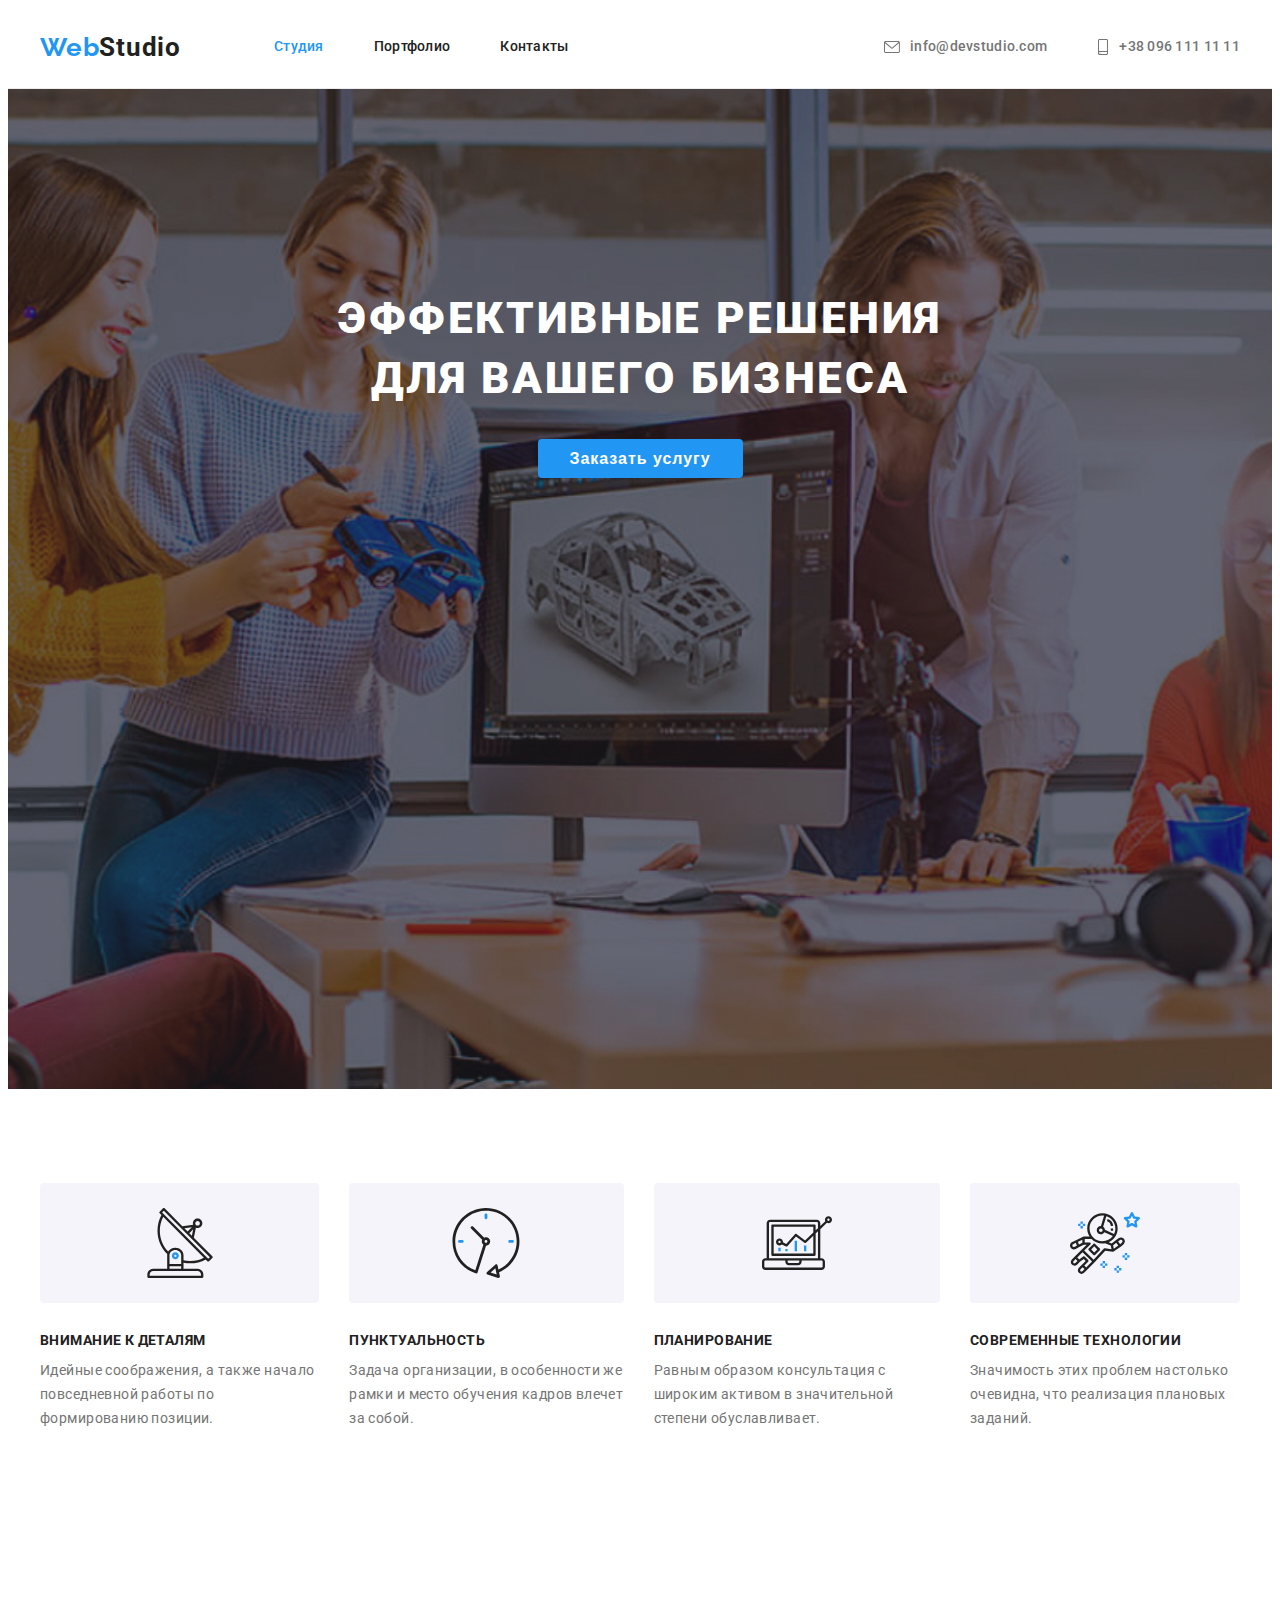
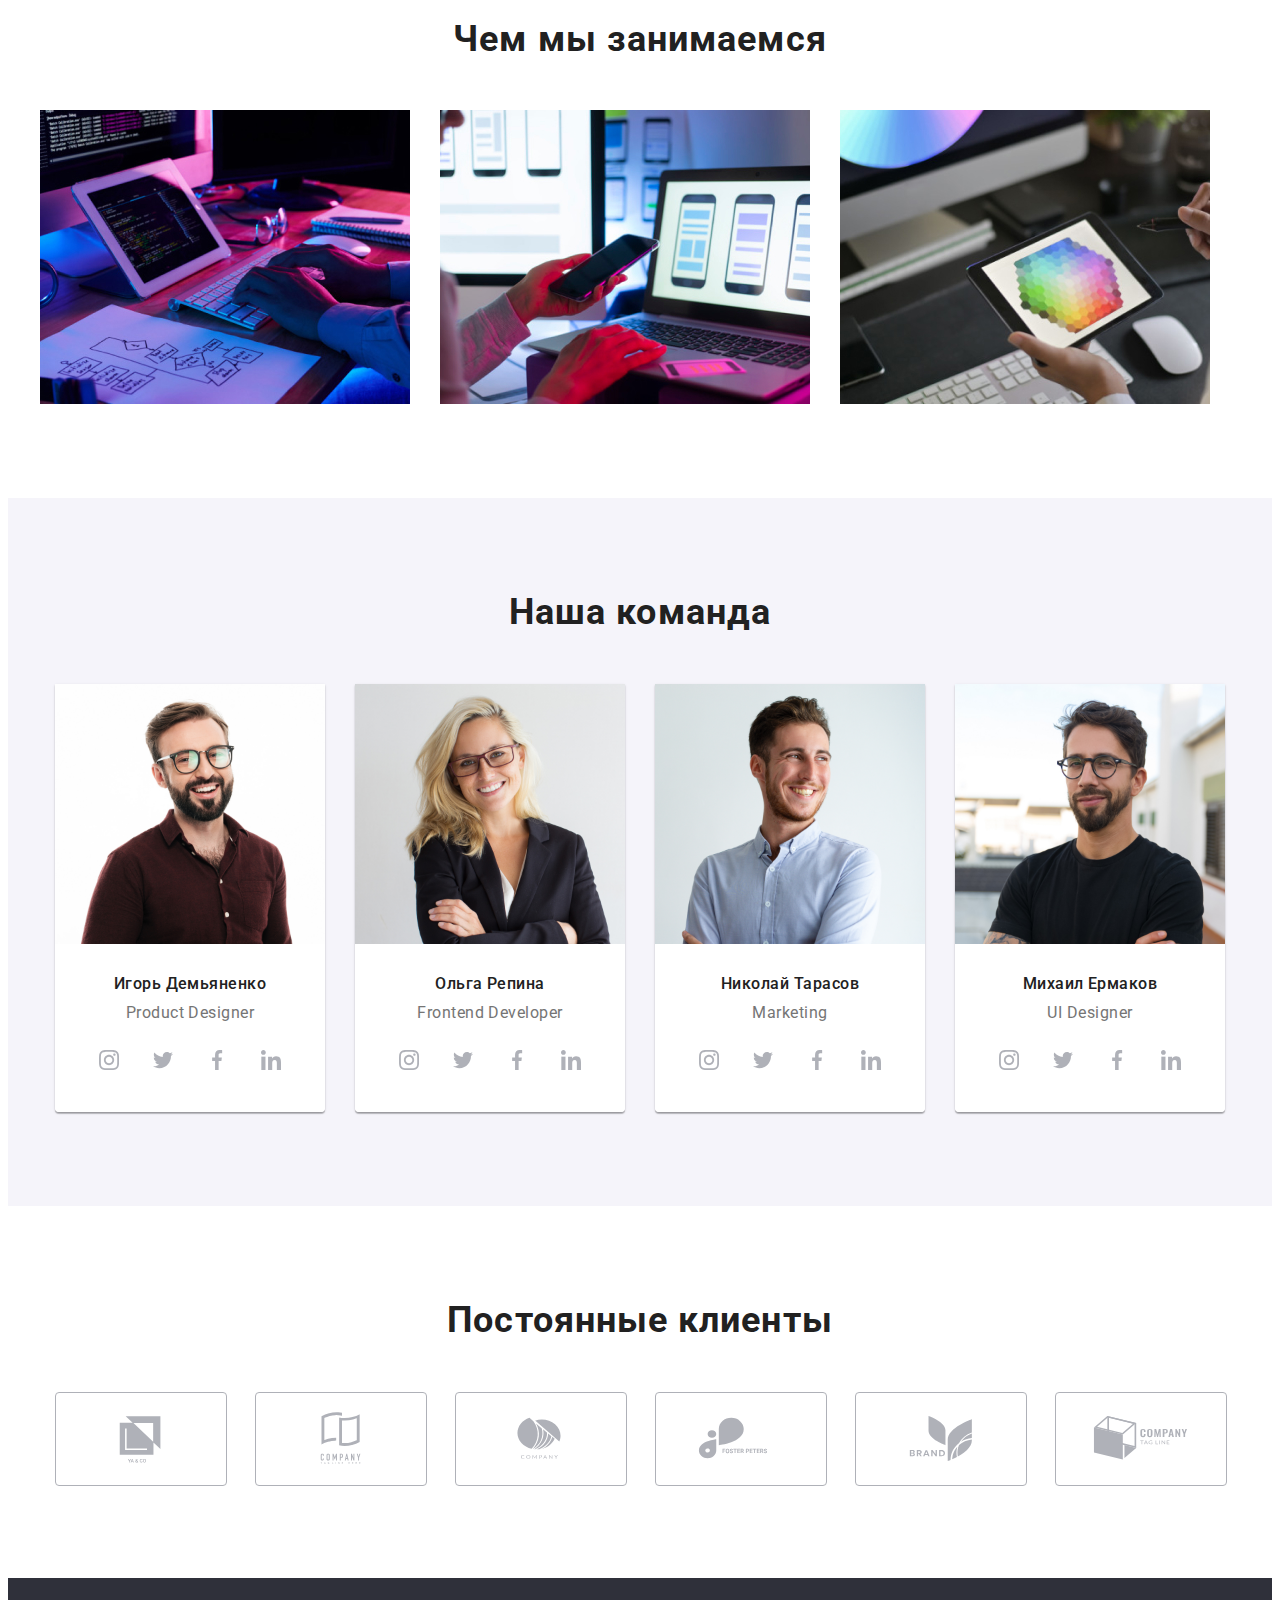
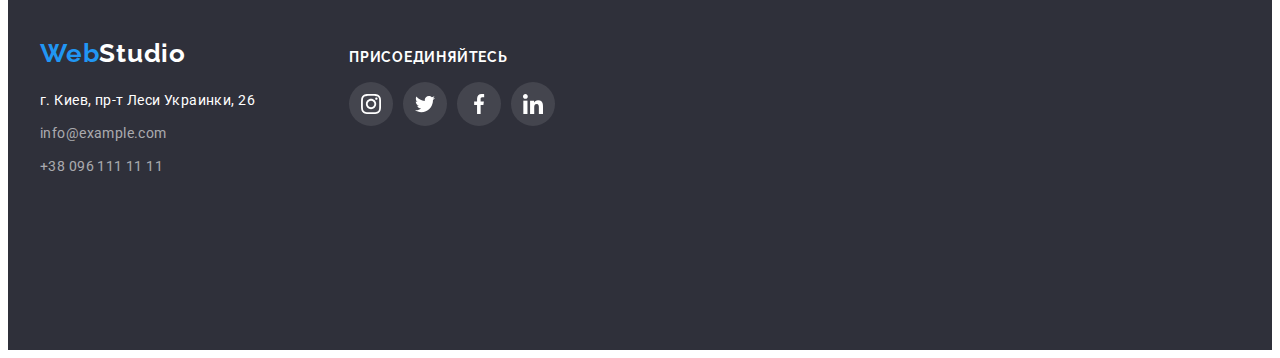
<file: index.html>
<!DOCTYPE html>
<html lang="ru">
<head>
    
    <meta charset="UTF-8">
    <meta http-equiv="X-UA-Compatible" content="IE=edge">
    <meta name="viewport" content="width=device-width, initial-scale=1.0">
    <title>WebStudio</title>
    <link rel="preconnect" href="https://fonts.gstatic.com" />
    <link rel="preconnect" href="https://fonts.gstatic.com">
    <link href="https://fonts.googleapis.com/css2?family=Raleway:wght@700&family=Roboto:wght@400;500;700;900&display=swap" rel="stylesheet">
    <link rel="stylesheet" href="https://cdnjs.cloudflare.com/ajax/libs/modern-normalize/1.0.0/modern-normalize.css"
        integrity="sha512-Zx6MlUMKSVJoQ+83OwhdILe8cSEsCzfqThJd7J/VA2UrK6Ctj85p+xzqfyuNXE5B1k25uUdmJ2OzItbBy9GHAQ=="
        crossorigin="anonymous" />
    <link rel="stylesheet" href="./css/styles.css" />
</head>
<body>
    
    <header class="page-header">
        <div class="conteiner">
            <nav class="nav">
                <a href class="web"><span class="logo">Web</span>Studio</a>
                <ul class="menu">
                    <li class="menu-item"><a class="menu-link current" href="">Студия</a></li>
                    <li class="menu-item"><a class="menu-link" href="./portfolio.html">Портфолио</a></li>
                    <li class="menu-item"><a class="menu-link" href="#contacts">Контакты</a></li>
                </ul>
            </nav>
            <!-- <div class="contacts-list"> -->
                <ul class="contacts"> 
                    <li class="contacts-item">
                    <a class="contacts-link" href="mailto:info@devstudio.com">  
                        <svg class="contact-svg envelope" widht="12" height="16">
                        <use href="./images/icon/sprite-1111.svg#icon-envelope"></use>
                    </svg>info@devstudio.com
                    </a></li>
                    <li class="contacts-item"><a class="contacts-link" href="tel:+380961111111">
                    <svg class="contact-svg smartphone">
                        <use href="./images/icon/sprite-1111.svg#icon-smartphone"></use>
                    </svg>
                    +38 096 111 11 11</a></li>
                </ul>
            <!-- </div> -->
        </div>
    </header>
    <main>
        <div class="header">
        <section class="hero">
            <div class="conteiner">
                <h1 class="page-title">Эффективные решения для вашего бизнеса</h1>
                <button class="button" type="button">Заказать услугу</button>   
             </div>
        </section>
    </div>
    <!-- Advantage -->
        <section class="section">
            <div class="conteiner">
                <ul class="advantage">
                    <li class="advantage-item">
                        <div class="avantage-title">
                            <svg class="advantage-icon">
                                <use href="./images/icon/sprite-1111.svg#icon-antenna-1-2-1"></use>
                            </svg>
                        </div>
                        <h2 class="section-title">Внимание к деталям</h2>
                        <p class="title-lable">Идейные соображения, а также начало повседневной работы по формированию позиции.</p></li>
                    <li class="advantage-item">
                        <div class="avantage-title">
                            <svg class="advantage-icon">
                                <use href="./images/icon/sprite-1111.svg#icon-clock-1-1-1"></use>
                            </svg>
                        </div>
                        <h2 class="section-title">Пунктуальность</h2>
                        <p class="title-lable">Задача организации, в особенности же рамки и место обучения кадров влечет за собой.</p></li>
                    <li class="advantage-item">
                        <div class="avantage-title">
                        <svg class="advantage-icon">
                            <use href="./images/icon/sprite-1111.svg#icon-diagram-1-2-1"></use>
                        </svg>
                        </div>
                        <h2 class="section-title">Планирование</h2>
                        <p class="title-lable">Равным образом консультация с широким активом в значительной степени обуславливает.</p></li>
                    <li class="advantage-item">
                        <div class="avantage-title">
                        <svg class="advantage-icon">
                            <use href="./images/icon/sprite-1111.svg#icon-astronaut-1-2-1"></use>
                        </svg>
                        </div>
                        <h2 class="section-title">Современные технологии</h2>
                        <p class="title-lable">Значимость этих проблем настолько очевидна, что реализация плановых заданий.</p>
                    </li>
                </ul>
            </div>
        </section>
        <!-- Section: Our working -->
        <section class="section">
            <div class="conteiner">
                <h2 class="title-item">Чем мы занимаемся</h3>
                <ul class="title-list">
                    <li class="work-item"><img src="./images/working/img-1.jpg" width="370" height="294" alt="Написание кода"></li>
                    <li class="work-item"><img src="./images/working/img-2.jpg" width="370" height="294" alt="Мобильные приложения"></li>
                    <li class="work-item"><img src="./images/working/img-3.jpg" width="370" height="294" alt="Дизайн"></li>
                </ul>
            </div>
        </section>
        <!-- Section: Team -->
        <section class="section team">
            <div class="conteiner">
                <h2 class="title-item">Наша команда</h3>
                <ul class="team-list">
                    <li class="team-item">
                        <img src="./images/photo/img1.jpg " width="270" height="260" alt="Игорь Демьяненко">
                        <div class="team-info">
                            <h3 class="title-name">Игорь Демьяненко</h4>
                            <p lang="en" class="title-proff">Product Designer</p>
                        <ul class="social-icons">
                            <li class="social-icons-item">
                                <a href="" class="sociai-icons-link" target="_blank" rel="noopener norefferer">
                                <svg class="social-icons-svg">
                                    <use href="./images/icon/sprite.svg#icon-instagram"></use>
                                </svg>
                                </a>
                            </li>
                            <li class="social-icons-item">
                                <a href="" class="sociai-icons-link" target="_blank" rel="noopener norefferer">
                                <svg class="social-icons-svg">
                                    <use href="./images/icon/sprite.svg#icon-twitter"></use>
                                </svg>
                                </a>
                            </li>
                            <li class="social-icons-item">
                                <a href="" class="sociai-icons-link" target="_blank" rel="noopener norefferer">
                                <svg class="social-icons-svg">
                                    <use href="./images/icon/sprite.svg#icon-facebook" widht="10px" height="20px"></use>
                                </svg>
                                </a>
                            </li>
                            <li class="social-icons-item">
                                <a href="" class="sociai-icons-link" target="_blank" rel="noopener norefferer">
                                <svg class="social-icons-svg">
                                    <use href="./images/icon/sprite.svg#icon-linkedin"></use>
                                </svg>
                                </a>
                            </li>
                        </ul>
                        </div>
                        
                    </li>
                    <li class="team-item">
                        <img src="./images/photo/img2.jpg" width="270" height="260" alt="Ольга Репина">
                        <div class="team-info">
                            <h3 class="title-name">Ольга Репина</h4>                        
                            <p lang="en" class="title-proff">Frontend Developer</p>
                        <ul class="social-icons">
                            <li class="social-icons-item">
                                <a href="" class="sociai-icons-link" target="_blank" rel="noopener norefferer">
                                    <svg class="social-icons-svg">
                                        <use href="./images/icon/sprite.svg#icon-instagram"></use>
                                    </svg>
                                </a>
                            </li>
                            <li class="social-icons-item">
                                <a href="" class="sociai-icons-link" target="_blank" rel="noopener norefferer">
                                    <svg class="social-icons-svg">
                                        <use href="./images/icon/sprite.svg#icon-twitter"></use>
                                    </svg>
                                </a>
                            </li>
                            <li class="social-icons-item">
                                <a href="" class="sociai-icons-link" target="_blank" rel="noopener norefferer">
                                    <svg class="social-icons-svg">
                                        <use href="./images/icon/sprite.svg#icon-facebook" widht="10px" height="20px"></use>
                                    </svg>
                                </a>
                            </li>
                            <li class="social-icons-item">
                                <a href="" class="sociai-icons-link" target="_blank" rel="noopener norefferer">
                                    <svg class="social-icons-svg">
                                        <use href="./images/icon/sprite.svg#icon-linkedin"></use>
                                    </svg>
                                </a>
                            </li>
                        </ul>                
            </div>
                        
                    </li>
                    <li class="team-item">
                        <img src="./images/photo/img3.jpg" width="270" height="260" alt="Николай Тарасов">
                        <div class="team-info">
                            <h3 class="title-name">Николай Тарасов</h4>
                            <p lang="en" class="title-proff">Marketing</p>
                        <ul class="social-icons">
                            <li class="social-icons-item">
                                <a href="" class="sociai-icons-link" target="_blank" rel="noopener norefferer">
                                    <svg class="social-icons-svg">
                                        <use href="./images/icon/sprite.svg#icon-instagram"></use>
                                    </svg>
                                </a>
                            </li>
                            <li class="social-icons-item">
                                <a href="" class="sociai-icons-link" target="_blank" rel="noopener norefferer">
                                    <svg class="social-icons-svg">
                                        <use href="./images/icon/sprite.svg#icon-twitter"></use>
                                    </svg>
                                </a>
                            </li>
                            <li class="social-icons-item">
                                <a href="" class="sociai-icons-link" target="_blank" rel="noopener norefferer">
                                    <svg class="social-icons-svg">
                                        <use href="./images/icon/sprite.svg#icon-facebook" widht="10px" height="20px"></use>
                                    </svg>
                                </a>
                            </li>
                            <li class="social-icons-item">
                                <a href="" class="sociai-icons-link" target="_blank" rel="noopener norefferer">
                                    <svg class="social-icons-svg">
                                        <use href="./images/icon/sprite.svg#icon-linkedin"></use>
                                    </svg>
                                </a>
                            </li>
                        </ul>
                    </div>
                        
                    </li>
                    <li class="team-item">
                        <img src="./images/photo/img4.jpg" width="270" height="260" alt="Михаил Ермаков">
                        <div class="team-info">
                            <h3 class="title-name"> Михаил Ермаков</h4>
                            <p lang="en" class="title-proff">UI Designer</p>
                        <ul class="social-icons">
                            <li class="social-icons-item">
                                <a href="" class="sociai-icons-link" target="_blank" rel="noopener norefferer">
                                    <svg class="social-icons-svg">
                                        <use href="./images/icon/sprite.svg#icon-instagram"></use>
                                    </svg>
                                </a>
                            </li>
                            <li class="social-icons-item">
                                <a href="" class="sociai-icons-link" target="_blank" rel="noopener norefferer">
                                    <svg class="social-icons-svg">
                                        <use href="./images/icon/sprite.svg#icon-twitter"></use>
                                    </svg>
                                </a>
                            </li>
                            <li class="social-icons-item">
                                <a href="" class="sociai-icons-link" target="_blank" rel="noopener norefferer">
                                    <svg class="social-icons-svg">
                                        <use href="./images/icon/sprite.svg#icon-facebook" widht="10px" height="20px"></use>
                                    </svg>
                                </a>
                            </li>
                            <li class="social-icons-item">
                                <a href="" class="sociai-icons-link" target="_blank" rel="noopener norefferer">
                                    <svg class="social-icons-svg">
                                        <use href="./images/icon/sprite.svg#icon-linkedin"></use>
                                    </svg>
                                </a>
                            </li>
                        </ul>
                    </div>
                        
                    </li>
                </ul>
            </div>
        </section>
        <section class="section">
           <div class="conteiner">
                <h2 class="title-item">Постоянные клиенты</h3>
                    <ul class="clients-list">
                        <li class="clients-icon">
                            <a href="" class="clients-link">
                                <svg class="clients-link-svg">
                                    <use href="./images/icon/sprite-1111.svg#icon-Logo-6"></use>
                                </svg>
                            </a>
                        </li>
                        <li class="clients-icon">
                            <a href="" class="clients-link" target="_blank" rel="noopener norefferer">
                                <svg class="clients-link-svg">
                                    <use href="./images/icon/sprite-1111.svg#icon-Logo-4"></use>
                                </svg>
                            </a>
                        </li>
                        <li class="clients-icon">
                            <a href="" class="clients-link link"  target="_blank" rel="noopener norefferer">
                                <svg class="clients-link-svg">
                                    <use href="./images/icon/sprite-1111.svg#icon-Logo-3"></use>
                                </svg>
                            </a>
                        </li>
                        <li class="clients-icon">
                            <a href="" class="clients-link" target="_blank" rel="noopener norefferer">
                                <svg class="clients-link-svg">
                                    <use href="./images/icon/sprite-1111.svg#icon-Logo-2"></use>
                                </svg>
                            </a>
                        </li>
                        <li class="clients-icon">
                            <a href="" class="clients-link" target="_blank" rel="noopener norefferer">
                                <svg class="clients-link-svg">
                                    <use href="./images/icon/sprite-1111.svg#icon-Logo-1"></use>
                                </svg>
                            </a>
                        </li>
                        <li class="clients-icon">
                            
                            <a href="" class="clients-link" target="_blank" rel="noopener norefferer">
                                <svg class="clients-link-svg" widht="170" height="92">
                                    <use href="./images/icon/sprite-1111.svg#icon-Logo-7"></use>
                                </svg>
                            </a>
                        
                        </li>
                    </ul>
            </div>
       
    </main>
    <footer class="footer">
        <div class="conteiner">
            <div class="footer-contact"><a href class="web "><span class="logo">Web</span>Studio</a>
                <ul class="footer-li">
                    <li class="footer-item-adress"><a class="link-footer"  href="https://goo.gl/maps/ci2ouD6LQuMiTAiMA" target="_blank" rel="noopener norefferer" >г. Киев, пр-т Леси Украинки, 26</a></li>
                    <li class="footer-item"><a class="link-footer" href="mailto:info@example.com">info@example.com</a></li>
                    <li class="footer-item"><a class="link-footer" href="tel:+380961111111">+38 096 111 11 11</a></li>
                </ul>
            </div>
            <div class="social-footer">
                <h2 class="social-title">Присоединяйтесь</h2>
                <ul class="social-icons">
                    <li class="social-icons-item">
                        <a href="" class="sociai-icons-link" target="_blank" rel="noopener norefferer">
                            <svg class="footer-icons-svg">
                                <use href="./images/icon/sprite.svg#icon-instagram"></use>
                            </svg>
                        </a>
                    </li>
                    <li class="social-icons-item">
                        <a href="" class="sociai-icons-link" target="_blank" rel="noopener norefferer">
                            <svg class="footer-icons-svg">
                                <use href="./images/icon/sprite.svg#icon-twitter"></use>
                            </svg>
                        </a>
                    </li>
                    <li class="social-icons-item">
                        <a href="" class="sociai-icons-link" target="_blank" rel="noopener norefferer">
                            <svg class="footer-icons-svg">
                                <use href="./images/icon/sprite.svg#icon-facebook" widht="10px" height="20px"></use>
                            </svg>
                        </a>
                    </li>
                    <li class="social-icons-item">
                        <a href="" class="sociai-icons-link" target="_blank" rel="noopener norefferer">
                            <svg class="footer-icons-svg">
                                <use href="./images/icon/sprite.svg#icon-linkedin"></use>
                            </svg>
                        </a>
                    </li>
                </ul>
            </div>
        </div>
    </footer>
</body>
</html>
</file>
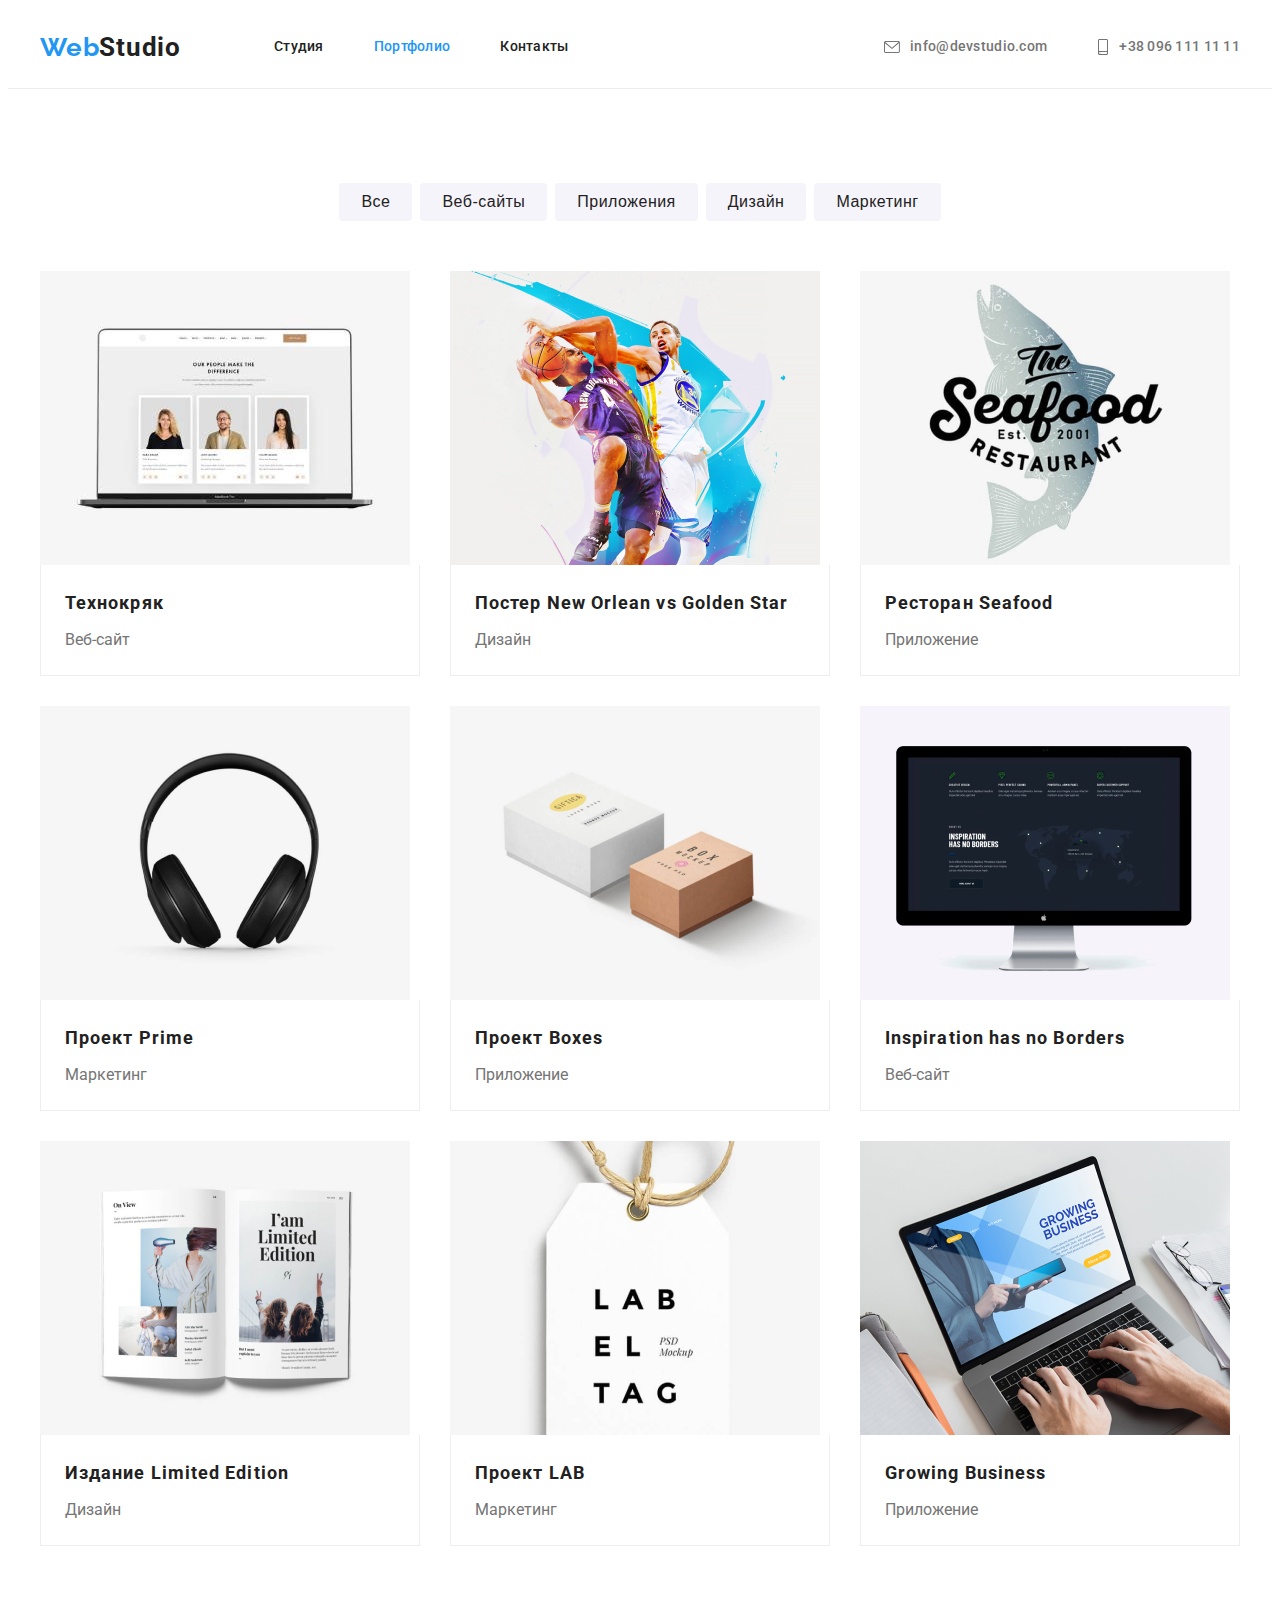
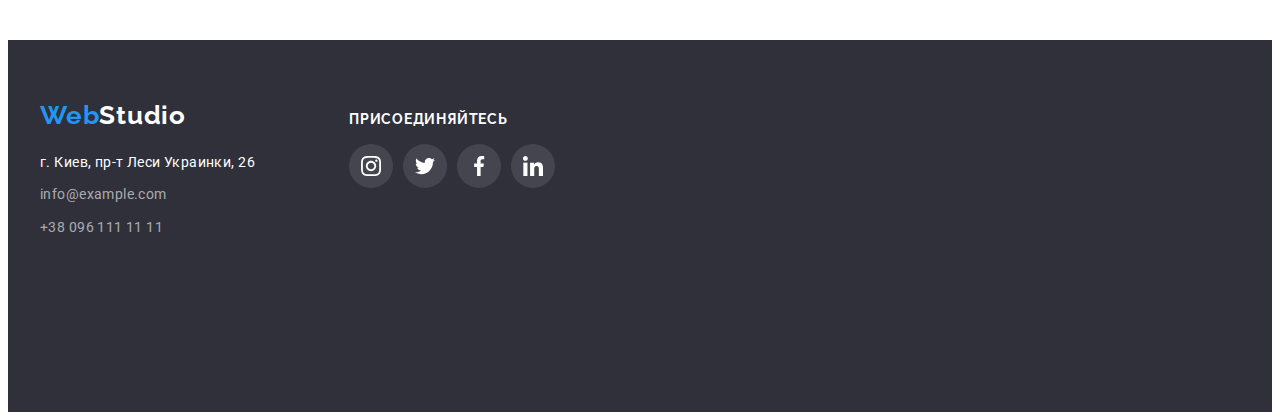
<file: portfolio.html>
<!DOCTYPE html>
<html lang="ru">

<head>

    <meta charset="UTF-8">
    <meta http-equiv="X-UA-Compatible" content="IE=edge">
    <meta name="viewport" content="width=device-width, initial-scale=1.0">
    <title>WebStudio</title>
    <link rel="preconnect" href="https://fonts.gstatic.com" />
    <link rel="preconnect" href="https://fonts.gstatic.com">
    <link
        href="https://fonts.googleapis.com/css2?family=Raleway:wght@700&family=Roboto:wght@400;500;700;900&display=swap"
        rel="stylesheet">
    <link rel="stylesheet" href="https://cdnjs.cloudflare.com/ajax/libs/modern-normalize/1.0.0/modern-normalize.css"
        integrity="sha512-Zx6MlUMKSVJoQ+83OwhdILe8cSEsCzfqThJd7J/VA2UrK6Ctj85p+xzqfyuNXE5B1k25uUdmJ2OzItbBy9GHAQ=="
        crossorigin="anonymous" />
    <link rel="stylesheet" href="./css/styles.css" />
</head>
    <body>       
        <header class="page-header">
            <div class="conteiner">
                <nav class="nav">
                    <a href class="web"><span class="logo">Web</span>Studio</a>
                    <ul class="menu">
                        <li class="link menu-item"><a href="./index.html">Студия</a></li>
                        <li class="link menu-item"><a class="current" href="">Портфолио</a></li>
                        <li class="link menu-item"><a href="#contacts">Контакты</a></li> 
                    </ul>
                </nav>
                <!-- <div class="contacts-list"> -->
                <ul class="contacts">
                    <li class="contacts-item">
                        <a class="contacts-link" href="mailto:info@devstudio.com">
                            <svg class="contact-svg envelope" widht="12" height="16">
                                <use href="./images/icon/sprite-1111.svg#icon-envelope"></use>
                            </svg>info@devstudio.com
                        </a>
                    </li>
                    <li class="contacts-item"><a class="contacts-link" href="tel:+380961111111">
                            <svg class="contact-svg smartphone">
                                <use href="./images/icon/sprite-1111.svg#icon-smartphone"></use>
                            </svg>
                            +38 096 111 11 11</a></li>
                </ul>
                <!-- </div> -->
            </div>
        </header>
        <main>
            <section class="section">
                <div class="conteiner">               
                    <h1 class="visually-hidden">Эффективные решения для вашего бизнеса</h1>
                    <ul class="menu-portfolio">
                        <li class="item"><button class="btn-second-tab" type="btn-second-tab">Все</button></li>
                        <li class="item"><button class="btn-second-tab" tupe="btn-second-tab">Веб-сайты</button></li>
                        <li class="item"><button class="btn-second-tab" tupe="btn-second-tab">Приложения</button></li>
                        <li class="item"><button class="btn-second-tab" tupe="btn-second-tab">Дизайн</button></li>
                        <li class="item"><button class="btn-second-tab" tupe="btn-second-tab">Маркетинг</button></li>
                    </ul>
                    <ul class="works">
                        <li class="card-item">
                            <a class="card-link" href="">
                                <img src="./images/portfolio/img00.jpg" width="370" height="294" alt="">
                                <div class="heading-card">
                                    <h2 class="title-img">Технокряк</h2>
                                    <p class="paragraph">Веб-сайт</p>
                                </div>
                            </a>
                        </li>
                        <li class="card-item">
                            <a class="card-link" href="">
                                <img src="./images/portfolio/img01.jpg" width="370" height="294" alt="">
                                <div class="heading-card">
                                    <h2 class="title-img">Постер New Orlean vs Golden Star</h2>
                                    <p class="paragraph">Дизайн</p>
                                </div>
                            </a>
                        </li>
                        <li class="card-item">
                            <a class="card-link" href="">
                                <img src="./images/portfolio/img11.jpg" width="370" height="294" alt="">
                                <div class="heading-card">
                                    <h2 class="title-img">Ресторан Seafood</h2>
                                    <p class="paragraph">Приложение</p>
                                </div>
                            </a>
                        </li>
                        <li class="card-item">
                            <a class="card-link" href="">
                                <img src="./images/portfolio/img12.jpg" width="370" height="294" alt="">
                                <div class="heading-card">
                                    <h2 class="title-img">Проект Prime</h2>
                                    <p class="paragraph">Маркетинг</p>
                                </div>
                            </a>
                        </li>
                        <li class="card-item">
                            <a class="card-link" href="">
                                <img src="./images/portfolio/img13.jpg" width="370" height="294" alt="">
                                <div class="heading-card">
                                    <h2 class="title-img">Проект Boxes</h2>
                                    <p class="paragraph">Приложение</p>
                                </div>
                            </a>
                        </li>
                        <li class="card-item">
                            <a class="card-link" href="">
                                <img src="./images/portfolio/img14.jpg" width="370" height="294" alt="">
                                <div class="heading-card">
                                    <h2 class="title-img">Inspiration has no Borders</h2>
                                    <p class="paragraph">Веб-сайт</p>
                                </div>
                            </a>
                        </li>
                        <li class="card-item">
                            <a class="card-link" href="">
                                <img src="./images/portfolio/img15.jpg" width="370" height="294" alt="">
                                <div class="heading-card">
                                    <h2 class="title-img">Издание Limited Edition</h2>
                                    <p class="paragraph">Дизайн</p>
                                </div>
                            </a>
                        </li>
                        <li class="card-item">
                            <a class="card-link" href="">
                                <img src="./images/portfolio/img16.jpg" width="370" height="294" alt="">
                                <div class="heading-card">
                                    <h2 class="title-img">Проект LAB</h2>
                                    <p class="paragraph">Маркетинг</p>
                                </div>
                            </a>
                        </li>
                        <li class="card-item">
                            <a class="card-link" href="">
                                <img src="./images/portfolio/img17.jpg" width="370" height="294" alt="">
                                <div class="heading-card">
                                    <h2 class="title-img">Growing Business</h2>
                                    <p class="paragraph">Приложение</p>
                                </div>
                            </a>
                        </li>                                        
                    </ul>
                </div> 
            </section>
        </main>
        <footer class="footer">
            <div class="conteiner">
                <div class="footer-contact"><a href class="web "><span class="logo">Web</span>Studio</a>
                    <ul class="footer-li">
                        <li class="footer-item-adress"><a class="link-footer" href="https://goo.gl/maps/ci2ouD6LQuMiTAiMA"
                                target="_blank" rel="noopener norefferer">г. Киев, пр-т Леси Украинки, 26</a></li>
                        <li class="footer-item"><a class="link-footer" href="mailto:info@example.com">info@example.com</a></li>
                        <li class="footer-item"><a class="link-footer" href="tel:+380961111111">+38 096 111 11 11</a></li>
                    </ul>
                </div>
                <div class="social-footer">
                    <h2 class="social-title">Присоединяйтесь</h2>
                    <ul class="social-icons">
                        <li class="social-icons-item">
                            <a href="" class="sociai-icons-link" target="_blank" rel="noopener norefferer">
                                <svg class="footer-icons-svg">
                                    <use href="./images/icon/sprite.svg#icon-instagram"></use>
                                </svg>
                            </a>
                        </li>
                        <li class="social-icons-item">
                            <a href="" class="sociai-icons-link" target="_blank" rel="noopener norefferer">
                                <svg class="footer-icons-svg">
                                    <use href="./images/icon/sprite.svg#icon-twitter"></use>
                                </svg>
                            </a>
                        </li>
                        <li class="social-icons-item">
                            <a href="" class="sociai-icons-link" target="_blank" rel="noopener norefferer">
                                <svg class="footer-icons-svg">
                                    <use href="./images/icon/sprite.svg#icon-facebook" widht="10px" height="20px"></use>
                                </svg>
                            </a>
                        </li>
                        <li class="social-icons-item">
                            <a href="" class="sociai-icons-link" target="_blank" rel="noopener norefferer">
                                <svg class="footer-icons-svg">
                                    <use href="./images/icon/sprite.svg#icon-linkedin"></use>
                                </svg>
                            </a>
                        </li>
                    </ul>
                </div>
            </div>
        </footer>
    </body>
</html>
</file>
<file: css/styles.css>
body {
  font-family: 'roboto';
  color: #212121;
  background-color: #ffffff;
}

:root {
  --title-cl: #757575;
  --dark-bl: #ffffff;
  --logo-cl: #2196f3;
  --main-text: #212121;

  --dark-bg: #2f303a;
  --head-bg: #ffffff;
  --main-bg: #e5e5e5;
  --second-bg: #f5f4fa;
  --icons-cl: #afb1b8;

  --main-font: 'roboto', sans-serif;
  --logo-font: 'raleway', sans-serif;
}

a {
  color: inherit;
  text-decoration: none;
}

ul {
  padding: 0;
  margin: 0;
  list-style-type: none;
}

h1,
h2,
h3,
h4,
p {
  margin: 0;
  padding: 0;
}

.section {
  padding-top: 94px;
  padding-bottom: 94px;
}
/* Header */

.page-header {
  padding-top: 24px;
  padding-bottom: 25px;
  align-items: center;
  border-bottom-width: 1px;
  border-bottom-style: solid;
  border-bottom-color: #ececec;
  margin: auto;
}

.page-header .conteiner {
  display: flex;
  align-items: center;
  margin: auto;
}

.conteiner {
  width: 1200px;
  padding-left: 15px;
  padding-right: 15px;
  margin-left: auto;
  margin-right: auto;
}

.logo {
  font-family: var(--logo-font);
  font-weight: 700;
  font-size: 26px;
  line-height: 1.19;
  color: var(--logo-cl);
  text-decoration: none;
}

.web {
  display: block;
  font-weight: 700;
  font-size: 26px;
  line-height: 1.19;
  letter-spacing: 0.03em;
  margin-right: 93px;
}

.link {
  font-family: var(--main-font);
  font-weight: 500;
  font-size: 14px;
  line-height: 1.14;
  letter-spacing: 0.02em;
}

.menu {
  display: inline-flex;
  padding: 0px;
  justify-content: space-between;
}

.menu-item {
  margin-right: auto;
  color: var(--main-text);
  font-family: var(--main-font);
  font-weight: 500;
  font-size: 14px;
  line-height: 1.14;
  letter-spacing: 0.02em;
}

.menu-item:not(:last-child) {
  margin-right: 50px;
}

.menu-link:focus,
.menu-link:hover {
  color: var(--logo-cl);
}

.current {
  color: var(--logo-cl);
}

.contacts-link:hover,
.contacts-link:focus {
  color: var(--logo-cl);
}
/* 
.nav-li .item + .item {
  margin-left: 50px;
} */

.nav {
  align-items: center;
  display: flex;
}

.item .nav {
  display: flex;
  align-items: center;
  margin-right: auto;
  justify-self: start;
}

.main-nav {
  display: flex;
  align-items: center;
}

.contacts {
  display: flex;
  align-items: center;
  justify-content: center;
  margin-left: auto;
  color: var(--title-cl);
  font-family: var(--main-font);
  font-weight: 500;
  font-size: 14px;
  line-height: 1.14;
  letter-spacing: 2%;
}

.contacts-link {
  display: flex;
  align-items: center;
  justify-content: center;
  margin-left: auto;
  color: var(--title-cl);
  font-family: var(--main-font);
  font-size: 14px;
  line-height: 1.14;
  letter-spacing: 0.02em;
  fill: red;
}

.contacts-item {
  display: flex;
  align-items: center;
  justify-content: center;
  color: #212121;
}

.contacts-item:not(:last-child) {
  margin-right: 50px;
}

.contact-svg {
  fill: currentColor;
  margin-right: 10px;
}

.envelope {
  width: 16px;
  height: 12px;
}

.smartphone {
  width: 12px;
  height: 16px;
}

/* 
.contacts-item .contacts-link:focus,
.contacts-item .contacts-link:hover{ 
  color: var(--logo-cl);
} */

.hero {
  padding-top: 200px;
  padding-bottom: 200px;
  text-align: center;
  max-width: 1600px;
  height: 600px;
  margin-left: auto;
  margin-right: auto;
  background-repeat: no-repeat;
  background-position: center;
  background-size: cover;
  background-image: linear-gradient(
      to right,
      rgba(47, 48, 58, 0.4),
      rgba(47, 48, 58, 0.4)
    ),
    url(../images/bg/bg-hero.jpg);
  background-color: #c4c4c4;
}

.page-title {
  margin: 0 auto;
  max-width: 696px;
  font-weight: 900;
  font-size: 44px;
  line-height: 1.36;
  letter-spacing: 0.06em;
  text-transform: uppercase;
  color: var(--dark-bl);
}

/* Social icons */

.social-icons-item:not(:last-child) {
  margin-right: 10px;
}

.social-icons-svg {
  width: 20px;
  height: 20px;
  fill: var(--icons-cl);
}

.sociai-icons-link {
  display: flex;
  align-items: center;
  justify-content: center;
  width: 44px;
  height: 44px;
  border-radius: 50%;
  background-color: inherit;
}

.sociai-icons-link:hover .social-icons-svg {
  fill: #ffffff;
}

.sociai-icons-link:focus .social-icons-svg {
  fill: #ffffff;
}

.sociai-icons-link:hover {
  background-color: var(--logo-cl);
}

.sociai-icons-link:focus {
  background-color: var(--logo-cl);
}

.social-icons {
  display: flex;
  justify-content: center;
  margin-top: 16px;
}

.social-icons-link {
  display: flex;
  align-items: center;
  justify-content: center;
  width: 44px;
  height: 44px;
  border-radius: 50%;
  background-color: rgba(255, 255, 255, 0.1);
}

/* Advantage */

.advantage {
  display: flex;
  align-items: center;
}

.advantage-item:not(:last-child) {
  margin-right: 30px;
}

.advantage-item {
  text-align: left;
}

.avantage-title {
  padding: 25px 0;
  background-color: var(--second-bg);
  border-radius: 4px;
  display: flex;
  justify-content: center;
  align-items: center;
}

.advantage-icon {
  width: 70px;
  height: 70px;
}
.section-title {
  font-family: var(--main-font);
  font-weight: 700;
  font-size: 14px;
  line-height: 1.14;
  letter-spacing: 0.03em;
  text-transform: uppercase;
  color: var(--main-cl);
  width: 270px;
  margin-bottom: 0;
  margin-top: 30px;
}

.title-list {
  display: flex;
}

.title-item {
  margin-top: 0;
  padding-top: 0;
  margin-bottom: 50px;
  font-family: var(--main-font);
  font-style: normal;
  font-weight: 700;
  font-size: 36px;
  line-height: 1.16;
  text-align: center;
  letter-spacing: 0.03em;
}

.team-list {
  display: flex;
  align-content: center;
  justify-content: center;
}

.work-item:not(:last-child) {
  margin-right: 30px;
}

.title-lable {
  font-family: var(--main-font);
  font-weight: 400;
  font-size: 14px;
  line-height: 1.71;
  letter-spacing: 0.03em;
  color: var(--title-cl);
  margin-bottom: 0;
  margin-top: 10px;
}

.title-name {
  margin-top: 0;
  margin-bottom: 0;
  font-family: var(--main-font);
  font-weight: 500;
  font-size: 16px;
  line-height: 1.19;
  text-align: center;
  letter-spacing: 0.03em;
  color: var(--main-text);
}

.about {
  display: inline-flex;
  align-items: center; /* margin-right: auto; */
}

.team {
  background-color: var(--second-bg);
  padding-bottom: 94px;
}

.team-item {
  flex-basis: calc((100% - 4 * 30px) / 4);
  text-align: center;
  border-radius: 0px 0px 4px 4px;
  padding-left: 0;
  padding-top: 0;
  box-shadow: 0px 1px 3px rgba(0, 0, 0, 0.12), 0px 1px 1px rgba(0, 0, 0, 0.14),
    0px 2px 1px rgba(0, 0, 0, 0.2);
}

.team-item:not(:last-child) {
  margin-right: 30px;
}

.team-info {
  padding: 30px 0;
  background-color: #fff;
  border-radius: 0px 0px 4px 4px;
}

.title-proff {
  margin-top: 10px;
  margin-bottom: 0;
  color: var(--title-cl);
  font-weight: 400;
  font-size: 16px;
  line-height: 1.2;
  text-align: center;
  letter-spacing: 0.03em;
}

.clients-list {
  display: flex;
  justify-content: center;
}

.clients-link {
  width: 100%;
  height: 100%;
  display: flex;
  align-items: center;
  justify-content: center;
  border: var(--icons-cl) 1px solid;
  border-radius: 4px;
}

.clients-icon {
  width: 170px;
  height: 92px;
}

.clients-link-svg {
  fill: var(--icons-cl);
  width: 106px;
  height: 60px;
}
.clients-link:hover .clients-link-svg,
.clients-link:focus .clients-link-svg {
  fill: var(--logo-cl);
}
.clients-icon:hover,
.clients-icon:focus {
  fill: var(--logo-cl);
}

.clients-link:hover,
.clients-link:focus {
  fill: var(--logo-cl);
  border-color: var(--logo-cl);
}

.clients-icon:not(:last-child) {
  margin-right: 30px;
}

.button {
  margin-top: 30px;
  border-radius: 4px;
  padding: 10px 32px;
  font-weight: 700;
  background-color: var(--logo-cl);
  font-size: 16px;
  line-height: 1.2;
  letter-spacing: 0.06em;
  color: var(--dark-bl);
  border: none;
  cursor: pointer;
}

/* .button:hover,
.button:focus {
  border: 4px;
  border-color: inherit;
  padding: 12px 34px;
} */

.footer {
  padding-bottom: 60px;
  padding-top: 60px;
  /* display: flex; */
  height: 252px;
  color: #ffffff;
  font-family: var(--logo-font);
  font-weight: 700;
  font-size: 26px;
  line-height: 1.19;
  letter-spacing: 0.03em;
  background-color: var(--dark-bg);
}

.footer .conteiner {
  display: flex;
}

.web-footer {
  font-family: var(--logo-font);
  font-weight: 700;
  font-size: 26px;
  line-height: 1.19;
  color: var(--logo-cl);
  text-decoration: none;
}

.sociai-icons-link.footer {
  background-color: rgba(255, 255, 255, 0.1);
}

.footer-item:not(:first-child) {
  margin-top: 9px;
}

.footer-item {
  color: rgba(255, 255, 255, 0.6);
  font-weight: 400;
  font-size: 14px;
  line-height: 1.71;
  letter-spacing: 0.03em;
  font-family: var(--main-font);
}

.footer-item-adress {
  font-size: 14px;
  line-height: 1.71;
  letter-spacing: 0.03em;
  color: #ffffff;
  font-weight: 400;
  font-family: var(--main-font);
}

.footer-li {
  margin-top: 20px;
}

.social-title {
  margin-top: 12px;
  font-size: 14px;
  line-height: 1.14;

  letter-spacing: 3%;
  text-transform: uppercase;
}

.social-footer {
  margin-left: 70px;
}

.footer-icons-svg {
  width: 20px;
  height: 20px;
  fill: white;
}

.sociai-icons-link {
  background-color: rgba(255, 255, 255, 0.1);
}

.logo-menu-footer {
  color: #ffffff;
}

.works {
  display: flex;
  flex-wrap: wrap;
  margin-bottom: -30px;
  margin-right: -30px;
}

.card-item:not(:last-child) {
  margin-right: 30px;
  margin-bottom: 30px;
}

.card-item {
  flex-basis: calc((100% - 90px) / 3);
}

.card-link {
  display: block;
}

.card-link:focus,
.card-link:hover {
  box-shadow: 1px 4px 6px 0px rgba(0, 0, 0, 0.16),
    0px 4px 4px 0px rgba(0, 0, 0, 0.06), 0px 1px 1px 0px rgba(0, 0, 0, 0.12);
}

.visually-hidden {
  position: absolute;
  width: 1px;
  height: 1px;
  border: 0;
  margin: -1px;
  padding: 0;
  clip: rect(0 0 0 0);
  overflow: hidden;
}

.menu-portfolio {
  display: flex;
  align-items: center;
  justify-content: center;
  margin-bottom: 50px;
}

.menu-portfolio .item:not(:last-child) {
  margin-right: 8px;
}

.btn-second-tab {
  padding: 6px 22px;
  margin-top: 0;
  color: var(--main-text);
  font-weight: 500;
  font-size: 16px;
  line-height: 1.62;
  letter-spacing: 0.03em;
  background-color: var(--second-bg);
  border: none;
  border-radius: 4px;
  cursor: pointer;
}

.btn-second-tab:hover {
  color: #ffffff;
  background-color: var(--logo-cl);
  box-shadow: 0px 3px 1px rgba(0, 0, 0, 0.1), 0px 1px 2px rgba(0, 0, 0, 0.08),
    0px 2px 2px rgba(0, 0, 0, 0.12);
}

.btn-second-tab:focus {
  color: #ffffff;
  background-color: var(--logo-cl);
  box-shadow: 0px 3px 1px rgba(0, 0, 0, 0.1), 0px 1px 2px rgba(0, 0, 0, 0.08),
    0px 2px 2px rgba(0, 0, 0, 0.12);
}

.heading-card {
  padding: 20px 24px;
  background-color: #fff;
  border-left: solid 1px #eee;
  border-bottom: solid 1px #eee;
  border-right: solid 1px #eee;
}

.title-img {
  font-weight: 700;
  font-size: 18px;
  line-height: 2;
  letter-spacing: 0.06em;
}

img {
  display: block;
  max-width: 100%;
  height: auto;
}

.paragraph {
  font-family: var(--maint-font);
  font-style: 400;
  font-size: 16px;
  line-height: 1.87;
  margin: 0;
  margin-top: 4px;
  color: var(--title-cl);
}

.lable-item {
  font-size: 16px;
  line-height: 1.87;
  letter-spacing: 0.03em;
  color: var(title-cl);
}
</file>
